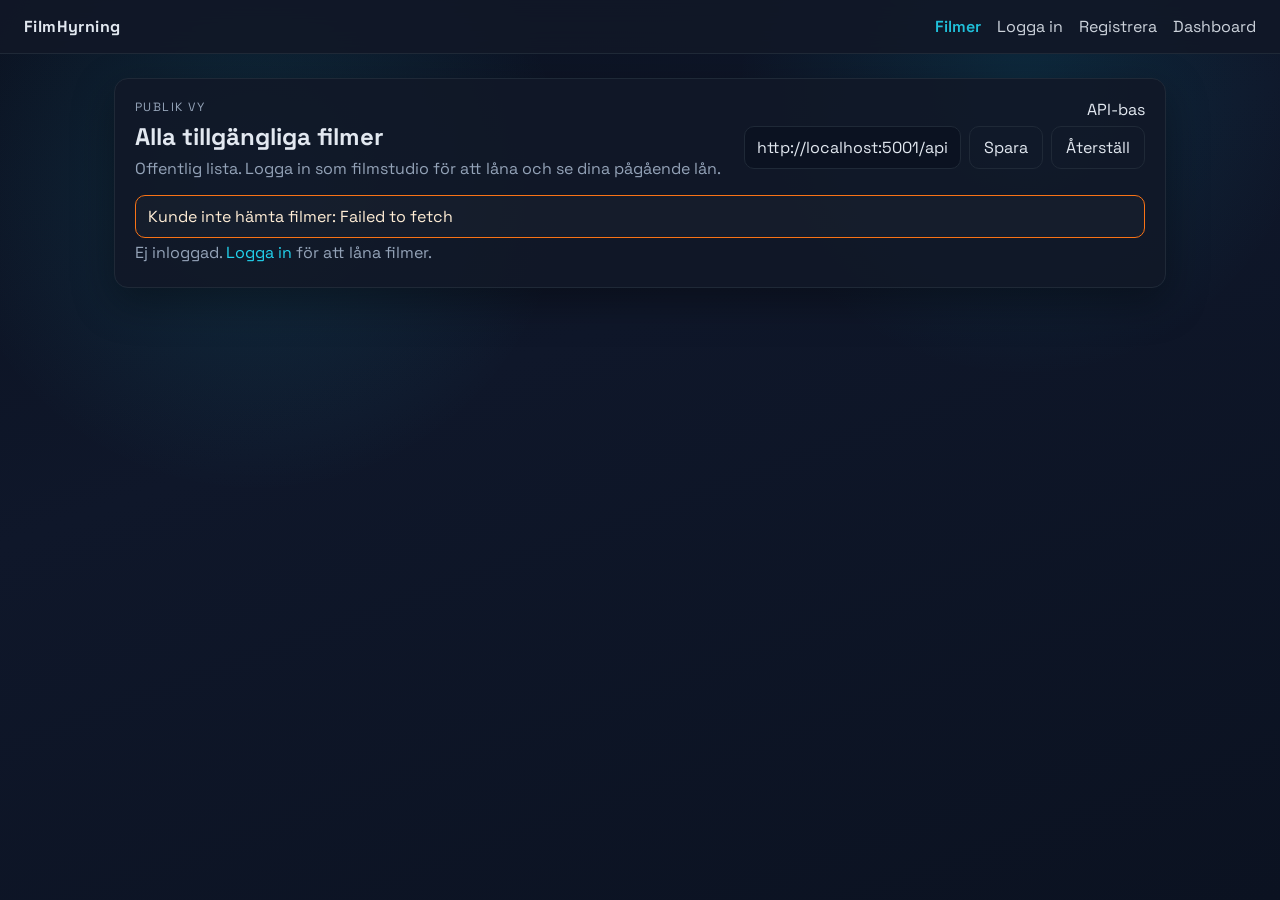
<file: FrontEnd/index.html>
﻿<!DOCTYPE html>
<html lang="sv">
<head>
  <meta charset="UTF-8" />
  <meta name="viewport" content="width=device-width, initial-scale=1.0" />
  <title>FilmHyrning – Filmer</title>
  <link rel="stylesheet" href="./stylesheet.css" />
</head>
<body>
  <header class="topbar">
    <div class="brand">FilmHyrning</div>
    <nav>
      <a href="index.html" aria-current="page">Filmer</a>
      <a href="login.html">Logga in</a>
      <a href="register.html">Registrera</a>
      <a href="dashboard.html">Dashboard</a>
    </nav>
  </header>

  <main class="container">
    <section class="panel">
      <div class="panel-header">
        <div>
          <p class="eyebrow">Publik vy</p>
          <h1>Alla tillgängliga filmer</h1>
          <p class="muted">Offentlig lista. Logga in som filmstudio för att låna och se dina pågående lån.</p>
        </div>
        <form id="api-form" class="api-form">
          <label for="api-base">API-bas</label>
          <div class="input-row">
            <input id="api-base" name="api-base" type="text" spellcheck="false" />
            <button type="submit" class="ghost">Spara</button>
            <button type="button" id="api-reset" class="ghost">Återställ</button>
          </div>
        </form>
      </div>

      <div id="status" class="status" data-tone="info"></div>
      <div id="login-state" class="muted"></div>
      <div id="film-list" class="grid"></div>
    </section>
  </main>

  <script type="module" src="./js/index.js"></script>
</body>
</html>
</file>
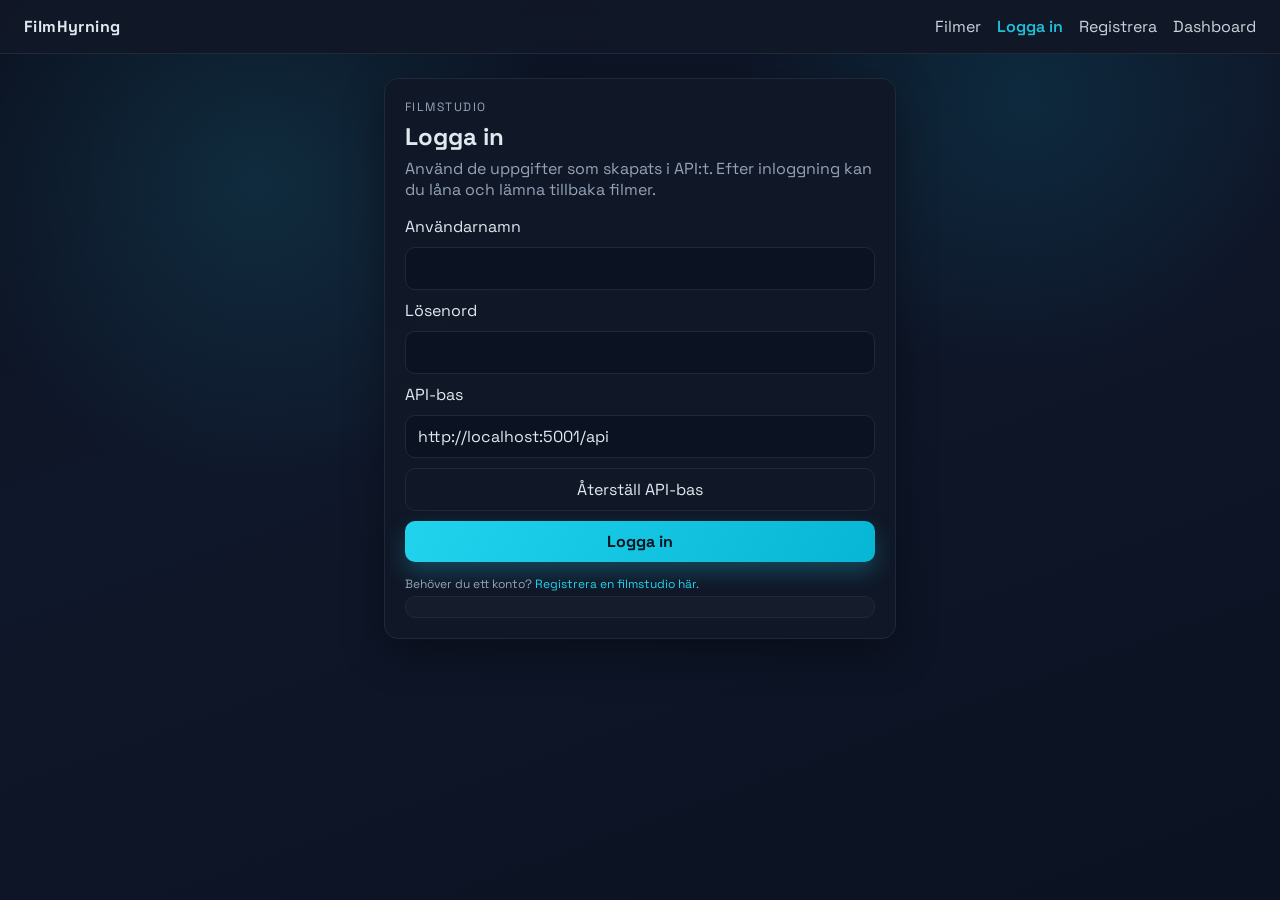
<file: FrontEnd/dashboard.html>
﻿<!DOCTYPE html>
<html lang="sv">
<head>
  <meta charset="UTF-8" />
  <meta name="viewport" content="width=device-width, initial-scale=1.0" />
  <title>FilmHyrning – Dashboard</title>
  <link rel="stylesheet" href="./stylesheet.css" />
</head>
<body>
  <header class="topbar">
    <div class="brand">FilmHyrning</div>
    <nav>
      <a href="index.html">Filmer</a>
      <a href="login.html">Logga in</a>
      <a href="register.html">Registrera</a>
      <a href="dashboard.html" aria-current="page">Dashboard</a>
    </nav>
    <button id="logout-btn" class="ghost">Logga ut</button>
  </header>

  <main class="container">
    <section class="panel">
      <div class="panel-header">
        <div>
          <p class="eyebrow">Filmstudio</p>
          <h1>Dashboard</h1>
          <p class="muted">Hantera dina lån och låna nya filmer.</p>
        </div>
        <form id="api-form" class="api-form">
          <label for="api-base">API-bas</label>
          <div class="input-row">
            <input id="api-base" name="api-base" type="text" spellcheck="false" />
            <button type="submit" class="ghost">Spara</button>
            <button type="button" id="api-reset" class="ghost">Återställ</button>
          </div>
        </form>
      </div>
      <div class="badge">Inloggad: <span id="greeting">...</span></div>
      <div id="dashboard-status" class="status" data-tone="info"></div>
    </section>

    <section class="panel">
      <div class="panel-header">
        <div>
          <p class="eyebrow">Tillgängligt</p>
          <h2>Filmer att låna</h2>
        </div>
      </div>
      <div id="film-list" class="grid"></div>
    </section>

    <section class="panel">
      <div class="panel-header">
        <div>
          <p class="eyebrow">Dina lån</p>
          <h2>Aktiva uthyrningar</h2>
        </div>
      </div>
      <div id="rental-list" class="grid"></div>
    </section>
  </main>

  <script type="module" src="./js/dashboard.js"></script>
</body>
</html>
</file>
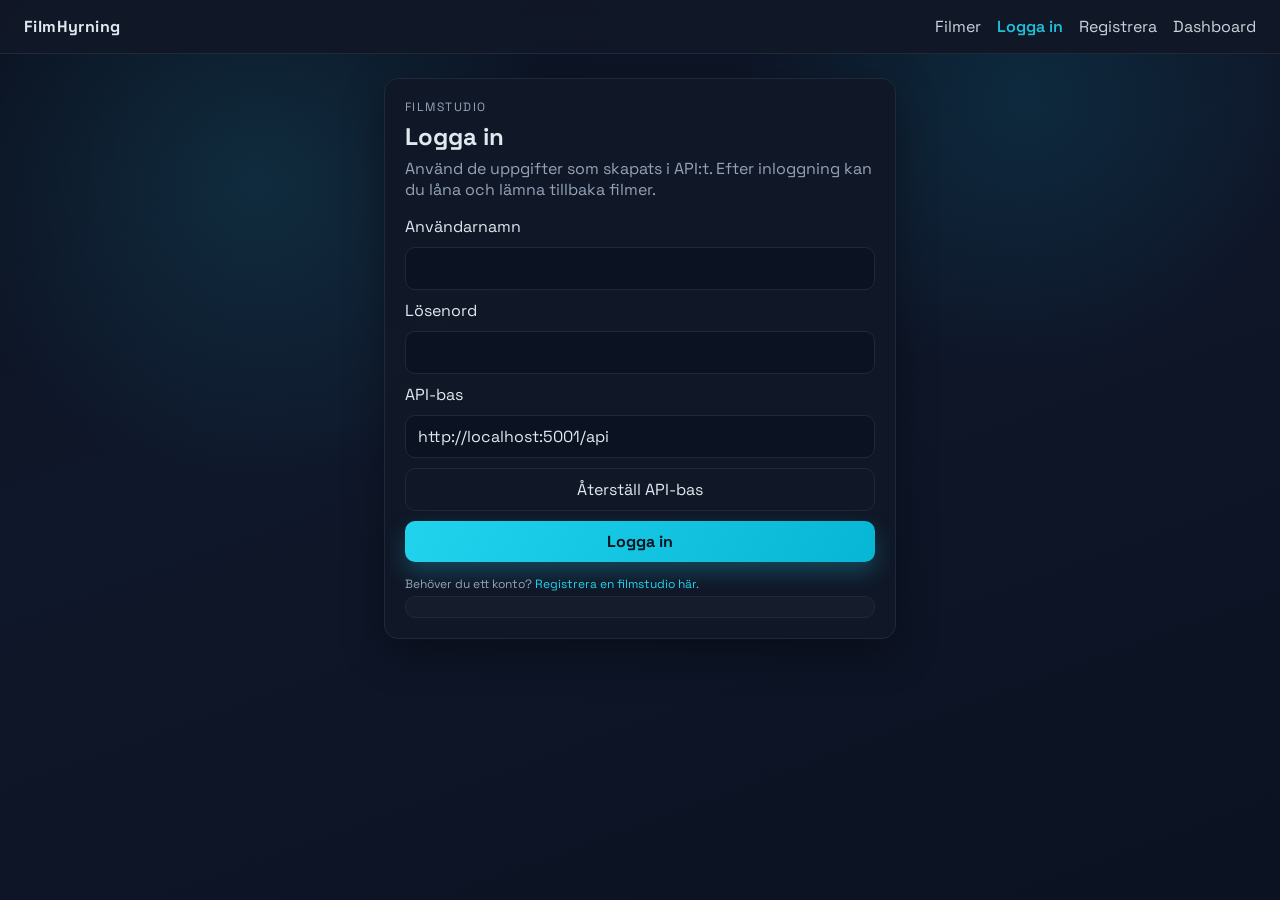
<file: FrontEnd/login.html>
﻿<!DOCTYPE html>
<html lang="sv">
<head>
  <meta charset="UTF-8" />
  <meta name="viewport" content="width=device-width, initial-scale=1.0" />
  <title>FilmHyrning – Logga in</title>
  <link rel="stylesheet" href="./stylesheet.css" />
</head>
<body>
  <header class="topbar">
    <div class="brand">FilmHyrning</div>
    <nav>
      <a href="index.html">Filmer</a>
      <a href="login.html" aria-current="page">Logga in</a>
      <a href="register.html">Registrera</a>
      <a href="dashboard.html">Dashboard</a>
    </nav>
  </header>

  <main class="container narrow">
    <section class="panel">
      <div class="panel-header">
        <div>
          <p class="eyebrow">Filmstudio</p>
          <h1>Logga in</h1>
          <p class="muted">Använd de uppgifter som skapats i API:t. Efter inloggning kan du låna och lämna tillbaka filmer.</p>
        </div>
      </div>

      <form id="login-form" class="form">
        <label for="username">Användarnamn</label>
        <input id="username" name="username" type="text" autocomplete="username" required />

        <label for="password">Lösenord</label>
        <input id="password" name="password" type="password" autocomplete="current-password" required />

        <label for="api-base">API-bas</label>
        <input id="api-base" name="api-base" type="text" spellcheck="false" />
        <button type="button" id="api-reset" class="ghost">Återställ API-bas</button>

        <button type="submit" class="primary">Logga in</button>
        <p class="muted small">Behöver du ett konto? <a href="register.html">Registrera en filmstudio här</a>.</p>
      </form>

      <div id="login-message" class="status" data-tone="info"></div>
    </section>
  </main>

  <script type="module" src="./js/login.js"></script>
</body>
</html>
</file>
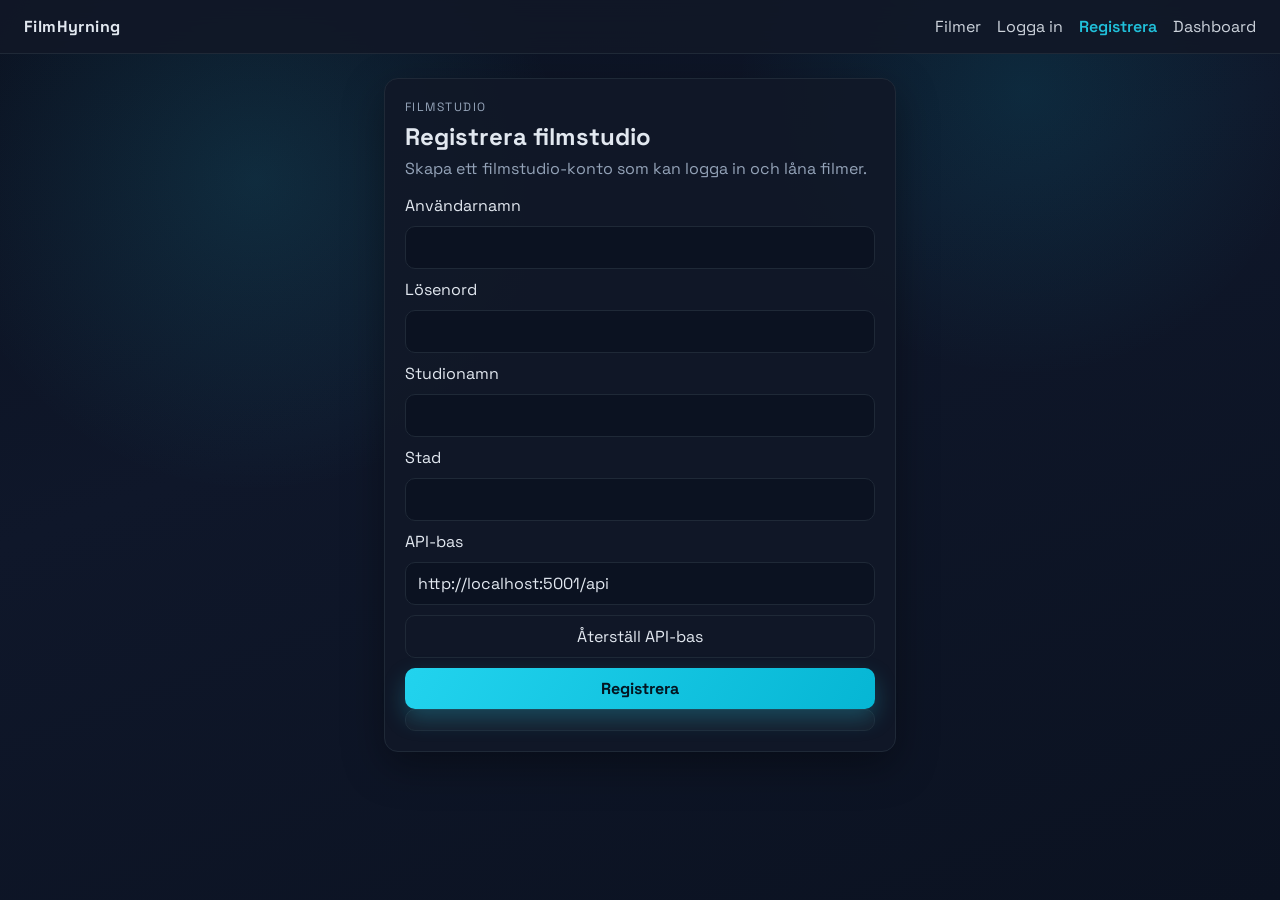
<file: FrontEnd/register.html>
﻿<!DOCTYPE html>
<html lang="sv">
<head>
  <meta charset="UTF-8" />
  <meta name="viewport" content="width=device-width, initial-scale=1.0" />
  <title>FilmHyrning – Registrera filmstudio</title>
  <link rel="stylesheet" href="./stylesheet.css" />
</head>
<body>
  <header class="topbar">
    <div class="brand">FilmHyrning</div>
    <nav>
      <a href="index.html">Filmer</a>
      <a href="login.html">Logga in</a>
      <a href="register.html" aria-current="page">Registrera</a>
      <a href="dashboard.html">Dashboard</a>
    </nav>
  </header>

  <main class="container narrow">
    <section class="panel">
      <div class="panel-header">
        <div>
          <p class="eyebrow">Filmstudio</p>
          <h1>Registrera filmstudio</h1>
          <p class="muted">Skapa ett filmstudio-konto som kan logga in och låna filmer.</p>
        </div>
      </div>

      <form id="register-form" class="form">
        <label for="username">Användarnamn</label>
        <input id="username" name="username" type="text" autocomplete="username" required />

        <label for="password">Lösenord</label>
        <input id="password" name="password" type="password" autocomplete="new-password" required />

        <label for="studioName">Studionamn</label>
        <input id="studioName" name="studioName" type="text" required />

        <label for="city">Stad</label>
        <input id="city" name="city" type="text" required />

        <label for="api-base">API-bas</label>
        <input id="api-base" name="api-base" type="text" spellcheck="false" />
        <button type="button" id="api-reset" class="ghost small-btn">Återställ API-bas</button>

        <button type="submit" class="primary">Registrera</button>
      </form>

      <div id="register-message" class="status" data-tone="info"></div>
    </section>
  </main>

  <script type="module" src="./js/register.js"></script>
</body>
</html>
</file>
<file: FrontEnd/stylesheet.css>
﻿@import url("https://fonts.googleapis.com/css2?family=Space+Grotesk:wght@400;500;600&display=swap");

:root {
  --bg: #0f172a;
  --panel: #111827;
  --muted: #94a3b8;
  --text: #e2e8f0;
  --accent: #22d3ee;
  --accent-strong: #06b6d4;
  --border: #1f2937;
  --success: #22c55e;
  --error: #f97316;
}

* { box-sizing: border-box; }

body {
  margin: 0;
  min-height: 100vh;
  font-family: 'Space Grotesk', 'Segoe UI', sans-serif;
  background: radial-gradient(circle at 20% 20%, rgba(34,211,238,0.12), transparent 25%),
              radial-gradient(circle at 80% 10%, rgba(6,182,212,0.12), transparent 22%),
              linear-gradient(160deg, #0b1221, #0f172a 40%, #0b1221);
  color: var(--text);
}

a { color: var(--accent); text-decoration: none; }
a:hover { text-decoration: underline; }

.topbar {
  display: flex;
  align-items: center;
  justify-content: space-between;
  padding: 16px 24px;
  border-bottom: 1px solid var(--border);
  background: rgba(17,24,39,0.9);
  backdrop-filter: blur(12px);
  position: sticky;
  top: 0;
  z-index: 10;
}

.brand { font-weight: 700; letter-spacing: 0.4px; }

nav { display: flex; gap: 16px; align-items: center; }
nav a { color: var(--text); opacity: 0.9; }
nav a[aria-current='page'] { color: var(--accent); font-weight: 600; }

.container {
  max-width: 1100px;
  margin: 0 auto;
  padding: 24px;
  display: flex;
  flex-direction: column;
  gap: 20px;
}

.container.narrow { max-width: 560px; }

.panel {
  background: rgba(17,24,39,0.9);
  border: 1px solid var(--border);
  border-radius: 14px;
  padding: 20px;
  box-shadow: 0 14px 40px rgba(0,0,0,0.35);
}

.panel-header {
  display: flex;
  align-items: flex-start;
  justify-content: space-between;
  gap: 16px;
  flex-wrap: wrap;
  margin-bottom: 12px;
}

h1, h2, h3 { margin: 6px 0; }

table { width: 100%; border-collapse: collapse; }

.eyebrow { text-transform: uppercase; letter-spacing: 0.12em; font-size: 12px; color: var(--muted); margin: 0; }

.muted { color: var(--muted); margin: 4px 0; }
.small { font-size: 12px; }

.api-form { display: flex; flex-direction: column; gap: 6px; align-items: flex-end; }
.input-row { display: flex; gap: 8px; align-items: center; }

input, button {
  font: inherit;
}

input[type='text'], input[type='password'] {
  width: 100%;
  padding: 10px 12px;
  border-radius: 10px;
  border: 1px solid var(--border);
  background: #0b1221;
  color: var(--text);
}

.form { display: grid; gap: 10px; }

button {
  cursor: pointer;
  border: none;
  border-radius: 10px;
  padding: 10px 14px;
  transition: transform 0.08s ease, opacity 0.2s;
}

button:disabled { opacity: 0.55; cursor: not-allowed; }

.primary {
  background: linear-gradient(120deg, var(--accent), var(--accent-strong));
  color: #041521;
  font-weight: 700;
  box-shadow: 0 10px 22px rgba(34,211,238,0.25);
}

.ghost {
  background: transparent;
  border: 1px solid var(--border);
  color: var(--text);
}

.badge {
  display: inline-block;
  padding: 8px 12px;
  border-radius: 999px;
  border: 1px solid var(--border);
  background: rgba(34,211,238,0.06);
  color: var(--text);
  margin-bottom: 10px;
}

.grid {
  display: grid;
  grid-template-columns: repeat(auto-fill, minmax(240px, 1fr));
  gap: 12px;
}

.card {
  border: 1px solid var(--border);
  border-radius: 12px;
  padding: 14px;
  background: rgba(12,18,30,0.9);
  display: flex;
  flex-direction: column;
  gap: 8px;
}

.card header { display: flex; flex-direction: column; gap: 2px; }

.card.subtle { background: rgba(12,18,30,0.7); }

.status {
  padding: 10px 12px;
  border-radius: 10px;
  border: 1px solid var(--border);
  background: rgba(255,255,255,0.02);
  min-height: 20px;
}

.status[data-tone='success'] { border-color: var(--success); color: #bbf7d0; }
.status[data-tone='error'] { border-color: var(--error); color: #ffedd5; }

@media (max-width: 720px) {
  .panel-header { flex-direction: column; align-items: flex-start; }
  nav { flex-wrap: wrap; }
  .topbar { flex-direction: column; align-items: flex-start; gap: 8px; }
  .grid { grid-template-columns: 1fr; }
}
</file>
